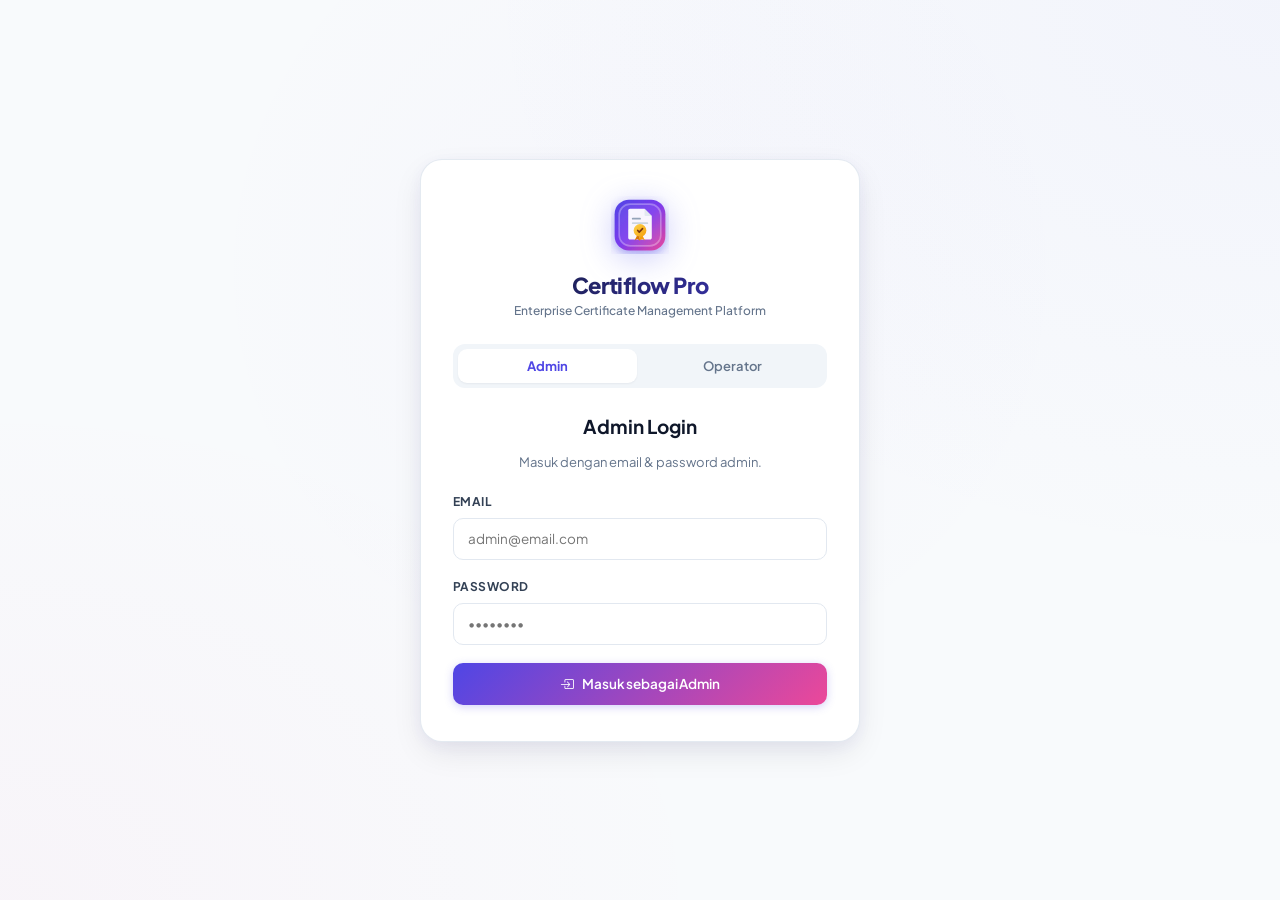
<file: index.html>
<!DOCTYPE html>
<html lang="id" data-theme="light">
<head>
  <meta charset="UTF-8">
  <meta name="viewport" content="width=device-width, initial-scale=1">
  <title>Certiflow — Konsol</title>

  <link rel="icon" type="image/svg+xml" href="favicon.svg">
  <link rel="alternate icon" href="favicon.svg">
  <meta name="theme-color" content="#4F46E5">

  <link href="https://fonts.googleapis.com/css2?family=Plus+Jakarta+Sans:wght@400;500;600;700;800&family=JetBrains+Mono:wght@400;500;600&display=swap" rel="stylesheet">
  <link href="https://cdn.jsdelivr.net/npm/bootstrap-icons@1.11.3/font/bootstrap-icons.min.css" rel="stylesheet">
  <link href="css/style.css" rel="stylesheet">
</head>
<body>

  <!-- Loading Overlay -->
  <div id="loadingOverlay" class="loading-overlay">
    <div class="spinner"></div>
    <p class="text-muted" style="font-size:13px;font-weight:600;">Memuat Certiflow...</p>
  </div>

  <!-- ============================================================
       MODE KONSOL — Admin & Operator (SPA dengan sidebar)
       ============================================================ -->
  <div class="sidebar-overlay" id="sidebarOverlay" onclick="closeSidebar()"></div>

  <div class="app-shell">
    <nav class="sidebar" id="sidebar">
      <div class="sidebar-header">
        <div class="sidebar-brand-wrap">
          <img src="favicon.svg" alt="Certiflow Logo" class="brand-logo-img">
          <div>
            <div class="brand-name">Certi<span class="gradient-text">flow</span></div>
          </div>
        </div>
        <span class="brand-role" id="sidebarRoleTag"></span>
      </div>
      <ul class="sidebar-nav" id="sidebarNav"><!-- diisi JS sesuai peran --></ul>
      <div class="sidebar-footer" id="sidebarFooter" style="display:none;">
        <div class="sidebar-user">
          <div class="avatar" id="userAvatar">A</div>
          <div style="overflow:hidden;">
            <div class="u-name" id="userName">-</div>
            <div class="u-role" id="userRoleLabel">-</div>
          </div>
        </div>
        <a href="javascript:void(0)" class="logout-link" id="changePasswordLink" style="display:none;margin-bottom:6px;" onclick="openChangePasswordModal()">
          <i class="bi bi-key"></i> Ganti Password
        </a>
        <a href="javascript:void(0)" class="logout-link" onclick="handleLogout()">
          <i class="bi bi-box-arrow-left"></i> Keluar
        </a>
      </div>
    </nav>

    <main class="main-content" id="mainContent">
      <div class="topbar-mobile">
        <button class="btn btn-icon btn-secondary" onclick="toggleSidebar()"><i class="bi bi-list" style="font-size:18px;"></i></button>
        <div class="flex-center gap-8">
          <img src="favicon.svg" alt="Certiflow" style="width:24px;height:24px;">
          <strong id="mobileTitle">Certiflow</strong>
        </div>
        <span style="width:38px;"></span>
      </div>
      <div id="app-container"><!-- seluruh halaman disuntikkan di sini via JS --></div>
    </main>
  </div>

  <!-- Modal generik -->
  <div class="modal-backdrop" id="modalBackdrop">
    <div class="modal-box" id="modalBox"></div>
  </div>

  <!-- Toast container -->
  <div class="toast-container" id="toastContainer"></div>

  <script>
    // Pengganti server-side templating GAS (<?!= isPublicMode ?> dkk) yang tidak
    // ada lagi karena backend sekarang murni REST API (bukan HtmlService).
    window.APP_MODE = 'console';
  </script>
  <script src="js/config.js?v=1.2"></script>
  <script src="js/api.js?v=1.2"></script>
  <script src="js/common.js?v=1.2"></script>
  <script src="js/console.js?v=1.2"></script>
</body>
</html>
</file>
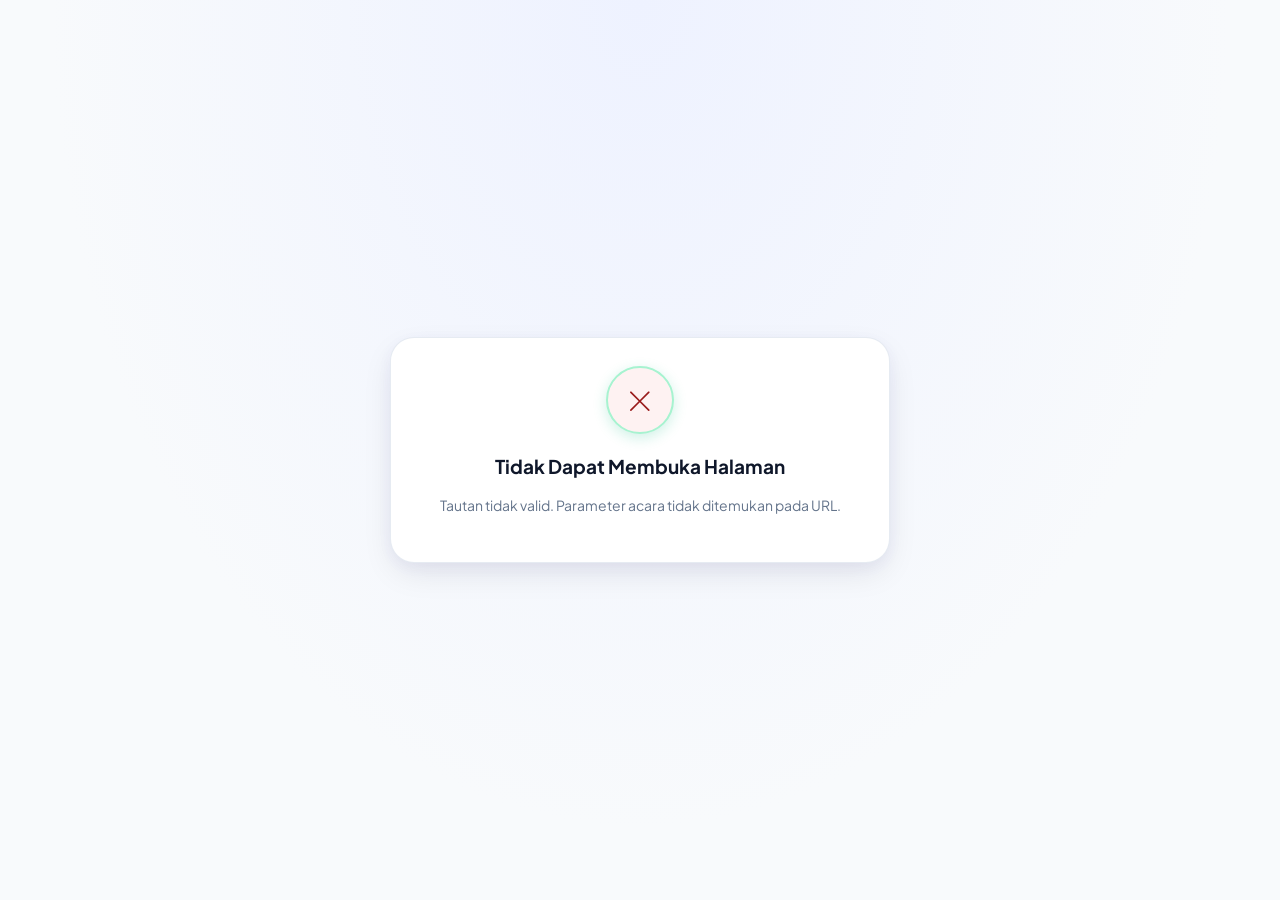
<file: public.html>
<!DOCTYPE html>
<html lang="id">
<head>
  <meta charset="UTF-8">
  <meta name="viewport" content="width=device-width, initial-scale=1">
  <title>Pendaftaran Sertifikat — Certiflow</title>

  <link rel="icon" type="image/svg+xml" href="favicon.svg">
  <link rel="alternate icon" href="favicon.svg">
  <meta name="theme-color" content="#4F46E5">

  <link href="https://fonts.googleapis.com/css2?family=Plus+Jakarta+Sans:wght@400;500;600;700;800&family=JetBrains+Mono:wght@400;500;600&display=swap" rel="stylesheet">
  <link href="https://cdn.jsdelivr.net/npm/bootstrap-icons@1.11.3/font/bootstrap-icons.min.css" rel="stylesheet">
  <link href="css/style.css" rel="stylesheet">
</head>
<body>

  <!-- Loading Overlay -->
  <div id="loadingOverlay" class="loading-overlay">
    <div class="spinner"></div>
    <p class="text-muted" style="font-size:13px;">Memuat halaman pendaftaran...</p>
  </div>

  <!-- ============================================================
       MODE PUBLIK — form pendaftaran peserta (tanpa login, tanpa sidebar)
       Dibuka via ?event=ID, misal: public.html?event=ABC123
       ============================================================ -->
  <div id="publicRoot" class="public-shell"></div>

  <!-- Modal generik (tidak dipakai di mode publik, disiapkan untuk konsistensi) -->
  <div class="modal-backdrop" id="modalBackdrop">
    <div class="modal-box" id="modalBox"></div>
  </div>

  <!-- Toast container -->
  <div class="toast-container" id="toastContainer"></div>

  <script>
    // Pengganti server-side templating GAS (<?!= isPublicMode ?> dkk) yang tidak
    // ada lagi karena backend sekarang murni REST API (bukan HtmlService).
    // ID acara dibaca langsung dari query string halaman statis ini.
    window.APP_MODE = 'public';
    window.PUBLIC_EVENT_ID = new URLSearchParams(location.search).get('event');
  </script>
  <script src="js/config.js?v=1.2"></script>
  <script src="js/api.js?v=1.2"></script>
  <script src="js/common.js?v=1.2"></script>
  <script src="js/public.js?v=1.2"></script>
</body>
</html>
</file>
<file: css/style.css>
/* ============================================================
   CERTIFICATE GENERATOR (Certiflow) — Ultra-Premium SaaS Design System
   Aesthetics: Modern Enterprise SaaS (Glassmorphism, Vibrant Gradients, Micro-Interactions)
   ============================================================ */

:root {
  /* Canvas & Surfaces */
  --canvas-bg: #F8FAFC;
  --surface-card: #FFFFFF;
  --surface-subtle: #F1F5F9;
  --surface-elevated: #FFFFFF;

  /* Typography */
  --text-primary: #0F172A;
  --text-secondary: #334155;
  --text-muted: #64748B;
  --text-dim: #94A3B8;

  /* Borders */
  --border-subtle: #E2E8F0;
  --border-hover: #CBD5E1;
  --border-focus: #4F46E5;

  /* Brand Vibrant Palette */
  --primary: #4F46E5;
  --primary-hover: #4338CA;
  --primary-light: #EEF2FF;
  --gradient-from: #4F46E5;
  --gradient-via: #7C3AED;
  --gradient-to: #EC4899;
  --accent: #EC4899;

  /* Status Colors */
  --status-success-bg: #ECFDF5;
  --status-success-text: #065F46;
  --status-success-border: #A7F3D0;

  --status-warning-bg: #FFFBEB;
  --status-warning-text: #92400E;
  --status-warning-border: #FDE68A;

  --status-danger-bg: #FEF2F2;
  --status-danger-text: #991B1B;
  --status-danger-border: #FECACA;

  --status-info-bg: #EFF6FF;
  --status-info-text: #1E40AF;
  --status-info-border: #BFDBFE;

  /* Geometry */
  --radius-panel: 18px;
  --radius-card: 14px;
  --radius-btn: 10px;
  --radius-input: 10px;
  --radius-pill: 9999px;

  /* Multi-Layer Elevation Shadows */
  --shadow-xs: 0 1px 2px 0 rgba(15, 23, 42, 0.05);
  --shadow-1: 0 1px 3px 0 rgba(15, 23, 42, 0.04), 0 4px 12px 0 rgba(15, 23, 42, 0.03);
  --shadow-2: 0 4px 8px -2px rgba(15, 23, 42, 0.05), 0 12px 28px -4px rgba(79, 70, 229, 0.08);
  --shadow-3: 0 12px 32px -4px rgba(15, 23, 42, 0.1), 0 4px 16px -2px rgba(79, 70, 229, 0.06);
  --shadow-glow: 0 0 24px rgba(79, 70, 229, 0.25);

  --sidebar-width: 268px;
}

* { box-sizing: border-box; }

html, body {
  margin: 0; padding: 0;
  background-color: var(--canvas-bg);
  background-image: 
    radial-gradient(at 100% 0%, rgba(99, 102, 241, 0.04) 0px, transparent 45%),
    radial-gradient(at 0% 100%, rgba(236, 72, 153, 0.03) 0px, transparent 40%),
    radial-gradient(at 50% 30%, rgba(124, 58, 237, 0.02) 0px, transparent 50%);
  background-attachment: fixed;
  color: var(--text-primary);
  font-family: 'Plus Jakarta Sans', -apple-system, BlinkMacSystemFont, 'Segoe UI', sans-serif;
  font-size: 14px;
  line-height: 1.5;
  -webkit-font-smoothing: antialiased;
  -moz-osx-font-smoothing: grayscale;
}

a { color: inherit; text-decoration: none; }
button { font-family: inherit; cursor: pointer; }
.mono { font-family: 'JetBrains Mono', monospace; }

/* ── Typography & Gradient Text ── */
.gradient-text {
  background: linear-gradient(135deg, var(--gradient-from), var(--gradient-via), var(--gradient-to));
  -webkit-background-clip: text;
  -webkit-text-fill-color: transparent;
  display: inline-block;
}

h1.page-title {
  font-size: 25px;
  font-weight: 800;
  margin: 0 0 5px;
  letter-spacing: -0.025em;
  color: var(--text-primary);
}

p.page-subtitle {
  color: var(--text-muted);
  margin: 0 0 24px;
  font-size: 13.5px;
  line-height: 1.5;
}

h2.section-title {
  font-size: 17px;
  font-weight: 700;
  margin: 0 0 14px;
  letter-spacing: -0.015em;
  color: var(--text-primary);
}

.eyebrow {
  font-size: 11px;
  font-weight: 700;
  letter-spacing: 0.06em;
  text-transform: uppercase;
  color: var(--primary);
}

/* ── Loading Overlay ── */
.loading-overlay {
  position: fixed; inset: 0;
  background: rgba(248, 250, 252, 0.95);
  backdrop-filter: blur(8px);
  display: flex; flex-direction: column; align-items: center; justify-content: center;
  z-index: 9999; gap: 14px;
}

.spinner {
  width: 38px; height: 38px; border-radius: 50%;
  border: 3px solid rgba(79, 70, 229, 0.15);
  border-top-color: var(--primary);
  animation: spin 0.75s cubic-bezier(0.5, 0.1, 0.5, 0.9) infinite;
}
.spinner-sm { width: 16px; height: 16px; border-width: 2px; display: inline-block; vertical-align: middle; }
@keyframes spin { to { transform: rotate(360deg); } }

/* ── Layout Shell ── */
.app-shell { display: flex; min-height: 100vh; }

/* ── Sidebar ── */
.sidebar {
  width: var(--sidebar-width); flex-shrink: 0;
  background: rgba(255, 255, 255, 0.92);
  backdrop-filter: blur(16px);
  border-right: 1px solid rgba(226, 232, 240, 0.85);
  display: flex; flex-direction: column; position: fixed; top: 0; left: 0; height: 100vh;
  z-index: 100; transition: transform 0.28s cubic-bezier(0.16, 1, 0.3, 1);
  box-shadow: 2px 0 16px rgba(15, 23, 42, 0.02);
}

.sidebar-header {
  padding: 22px 20px 18px;
  display: flex; align-items: center; justify-content: space-between;
  border-bottom: 1px solid rgba(226, 232, 240, 0.75);
}

.sidebar-brand-wrap {
  display: flex; align-items: center; gap: 11px;
}

.brand-logo-img {
  width: 34px; height: 34px; border-radius: 10px;
  filter: drop-shadow(0 4px 8px rgba(79, 70, 229, 0.25));
  flex-shrink: 0;
}

.sidebar-header .brand-name {
  font-weight: 800; font-size: 17px; letter-spacing: -0.025em;
  color: var(--text-primary);
}

.sidebar-header .brand-role {
  font-size: 10px; font-weight: 700; letter-spacing: 0.05em; text-transform: uppercase;
  color: var(--primary); background: rgba(79, 70, 229, 0.08);
  border: 1px solid rgba(79, 70, 229, 0.16);
  padding: 3px 8px; border-radius: var(--radius-pill);
}

.sidebar-nav {
  list-style: none; margin: 0; padding: 16px 14px; flex: 1; overflow-y: auto;
}
.sidebar-nav li { margin-bottom: 4px; }

.nav-link {
  display: flex; align-items: center; gap: 11px; padding: 10px 14px; border-radius: 12px;
  color: var(--text-muted); font-size: 13.5px; font-weight: 500; cursor: pointer;
  transition: all 0.18s ease; position: relative;
}

.nav-link:hover {
  background: rgba(241, 245, 249, 0.8);
  color: var(--text-primary);
  transform: translateX(2px);
}

.nav-link.active {
  background: linear-gradient(135deg, rgba(79, 70, 229, 0.09) 0%, rgba(124, 58, 237, 0.05) 100%);
  color: var(--primary);
  font-weight: 700;
  box-shadow: inset 3.5px 0 0 var(--primary);
}

.nav-link .icon {
  width: 19px; height: 19px; flex-shrink: 0; display: inline-flex;
  font-size: 16px;
}

/* ── Sidebar Footer (User Card) ── */
.sidebar-footer {
  padding: 16px 16px 18px;
  border-top: 1px solid rgba(226, 232, 240, 0.75);
  background: rgba(248, 250, 252, 0.6);
}

.sidebar-user {
  display: flex; align-items: center; gap: 11px;
  padding: 10px 12px; border-radius: 12px;
  background: #FFFFFF;
  border: 1px solid rgba(226, 232, 240, 0.8);
  box-shadow: var(--shadow-xs);
  margin-bottom: 10px;
}

.avatar {
  width: 34px; height: 34px; border-radius: 10px;
  background: linear-gradient(135deg, var(--gradient-from), var(--gradient-to));
  color: #fff; display: flex; align-items: center; justify-content: center;
  font-weight: 700; font-size: 13px; flex-shrink: 0;
  box-shadow: 0 3px 8px rgba(79, 70, 229, 0.25);
}

.sidebar-user .u-name {
  font-size: 13px; font-weight: 700; color: var(--text-primary);
  overflow: hidden; text-overflow: ellipsis; white-space: nowrap;
}

.sidebar-user .u-role {
  font-size: 11px; color: var(--text-muted); font-weight: 500;
}

.sidebar-footer a.logout-link {
  display: flex; align-items: center; gap: 7px;
  font-size: 12.5px; font-weight: 600; padding: 6px 10px; border-radius: 8px;
  color: var(--text-muted); transition: all 0.15s ease;
}
.sidebar-footer a.logout-link:hover {
  background: #FEF2F2; color: #DC2626;
}
.sidebar-footer a#changePasswordLink:hover {
  background: #EEF2FF; color: var(--primary);
}

/* ── Main Content Area ── */
.main-content {
  margin-left: var(--sidebar-width); flex: 1; min-height: 100vh;
  padding: 32px 38px 48px; max-width: 1320px;
}

.topbar-mobile {
  display: none; align-items: center; justify-content: space-between; padding: 12px 18px;
  background: rgba(255, 255, 255, 0.95); backdrop-filter: blur(12px);
  border-bottom: 1px solid var(--border-subtle); position: sticky; top: 0; z-index: 90;
  box-shadow: var(--shadow-xs);
}

.sidebar-overlay {
  display: none; position: fixed; inset: 0;
  background: rgba(15, 23, 42, 0.45); backdrop-filter: blur(4px); z-index: 99;
}

@media (max-width: 991px) {
  .sidebar { transform: translateX(-100%); }
  .sidebar.show { transform: translateX(0); }
  .sidebar-overlay.show { display: block; }
  .main-content { margin-left: 0; padding: 18px 16px 36px; }
  .topbar-mobile { display: flex; }
}

/* ── Cards & Panels ── */
.card {
  background: var(--surface-card);
  border: 1px solid rgba(226, 232, 240, 0.85);
  border-radius: var(--radius-panel);
  box-shadow: var(--shadow-1);
  padding: 24px 26px;
  transition: box-shadow 0.2s ease, border-color 0.2s ease;
}

.card-hover {
  transition: transform 0.2s cubic-bezier(0.16, 1, 0.3, 1), box-shadow 0.2s ease, border-color 0.2s ease;
}
.card-hover:hover {
  box-shadow: var(--shadow-2);
  border-color: rgba(99, 102, 241, 0.3);
  transform: translateY(-2px);
}

/* ── Stat Cards ── */
.stat-card {
  padding: 22px 24px;
  position: relative;
  overflow: hidden;
  border-radius: var(--radius-card);
  background: linear-gradient(180deg, #FFFFFF 0%, #FAFAFC 100%);
}

.stat-card::before {
  content: ''; position: absolute; top: 0; right: 0; width: 80px; height: 80px;
  background: radial-gradient(circle, rgba(79, 70, 229, 0.06) 0%, transparent 70%);
  pointer-events: none;
}

.stat-card .stat-icon {
  width: 42px; height: 42px; border-radius: 12px;
  display: flex; align-items: center; justify-content: center;
  background: linear-gradient(135deg, var(--gradient-from), var(--gradient-to));
  color: #fff; font-size: 18px; margin-bottom: 14px;
  box-shadow: 0 4px 12px rgba(79, 70, 229, 0.28);
}

.stat-card .stat-value {
  font-size: 28px; font-weight: 800; letter-spacing: -0.03em;
  color: var(--text-primary); line-height: 1.15;
}

.stat-card .stat-label {
  font-size: 12.5px; color: var(--text-muted); font-weight: 600;
  margin-top: 4px;
}

/* ── Grid System ── */
.grid { display: grid; gap: 16px; }
.grid-2 { grid-template-columns: repeat(2, 1fr); }
.grid-3 { grid-template-columns: repeat(3, 1fr); }
.grid-4 { grid-template-columns: repeat(4, 1fr); }
@media (max-width: 991px) { .grid-3, .grid-4 { grid-template-columns: repeat(2, 1fr); } }
@media (max-width: 640px) { .grid-2, .grid-3, .grid-4 { grid-template-columns: 1fr; } }

.flex { display: flex; }
.flex-between { display: flex; align-items: center; justify-content: space-between; }
.flex-center { display: flex; align-items: center; }
.gap-8 { gap: 8px; } .gap-12 { gap: 12px; } .gap-16 { gap: 16px; }
.mt-8{margin-top:8px;} .mt-16{margin-top:16px;} .mt-24{margin-top:24px;} .mb-16{margin-bottom:16px;}

/* ── Buttons ── */
.btn {
  display: inline-flex; align-items: center; justify-content: center; gap: 8px;
  height: 42px; padding: 0 20px; border-radius: var(--radius-btn); font-weight: 600; font-size: 13.5px;
  border: none; transition: all 0.18s cubic-bezier(0.16, 1, 0.3, 1); white-space: nowrap;
  letter-spacing: -0.01em; position: relative;
}
.btn:active:not(:disabled) {
  transform: scale(0.98);
}

.btn-primary {
  background: linear-gradient(135deg, var(--gradient-from), var(--gradient-to));
  color: #fff;
  box-shadow: 0 2px 8px rgba(79, 70, 229, 0.25);
}
.btn-primary:hover:not(:disabled) {
  box-shadow: 0 6px 18px rgba(79, 70, 229, 0.38);
  transform: translateY(-1px);
}
.btn-primary:disabled { opacity: 0.6; cursor: not-allowed; box-shadow: none; }

.btn-secondary {
  background: #FFFFFF;
  border: 1px solid #CBD5E1;
  color: var(--text-primary);
  box-shadow: var(--shadow-xs);
}
.btn-secondary:hover:not(:disabled) {
  background: #F8FAFC;
  border-color: #94A3B8;
  color: var(--primary);
  transform: translateY(-1px);
  box-shadow: var(--shadow-1);
}

.btn-ghost {
  background: transparent; color: var(--primary); padding: 0 10px; height: auto;
  font-size: 13px; font-weight: 600;
}
.btn-ghost:hover { text-decoration: underline; }

.btn-danger {
  background: var(--status-danger-bg);
  color: var(--status-danger-text);
  border: 1px solid var(--status-danger-border);
}
.btn-danger:hover:not(:disabled) {
  background: #FEE2E2;
  border-color: #FCA5A5;
}

.btn-full { width: 100%; }
.btn-sm { height: 34px; padding: 0 13px; font-size: 12.5px; border-radius: 8px; }
.btn-icon { width: 38px; height: 38px; padding: 0; border-radius: var(--radius-btn); }

/* ── Forms & Controls ── */
.form-group { margin-bottom: 18px; }
label.form-label {
  display: block; font-size: 12px; font-weight: 700; color: var(--text-secondary);
  text-transform: uppercase; letter-spacing: 0.04em; margin-bottom: 7px;
}
label.form-label .req { color: #EF4444; }
.form-hint { font-size: 12px; color: var(--text-muted); margin-top: 5px; line-height: 1.45; }

.form-control, select.form-control, textarea.form-control {
  width: 100%; height: 42px; padding: 0 14px; border-radius: var(--radius-input);
  border: 1.5px solid var(--border-subtle); background: #FFFFFF; color: var(--text-primary);
  font-size: 13.5px; font-family: inherit; transition: all 0.18s ease;
}

select.form-control {
  background-image: url("data:image/svg+xml,%3Csvg xmlns='http://www.w3.org/2000/svg' width='16' height='16' viewBox='0 0 24 24' fill='none' stroke='%2364748B' stroke-width='2' stroke-linecap='round' stroke-linejoin='round'%3E%3Cpath d='m6 9 6 6 6-6'/%3E%3C/svg%3E");
  background-repeat: no-repeat;
  background-position: right 14px center;
  padding-right: 38px;
  -webkit-appearance: none;
  appearance: none;
  cursor: pointer;
}

textarea.form-control { height: auto; min-height: 96px; padding: 12px 14px; resize: vertical; }

.form-control:focus, select.form-control:focus, textarea.form-control:focus {
  outline: none;
  border-color: var(--primary);
  box-shadow: 0 0 0 3.5px rgba(79, 70, 229, 0.12);
  background: #FFFFFF;
}
.form-control.invalid { border-color: #EF4444; }
.form-error { color: #DC2626; font-size: 12px; margin-top: 5px; font-weight: 500; }

.input-with-icon { position: relative; }
.input-with-icon .form-control { padding-left: 40px; }
.input-with-icon .icon-prefix {
  position: absolute; left: 14px; top: 50%; transform: translateY(-50%);
  color: var(--text-muted); display: flex; font-size: 15px;
}

/* ── Badges / Status Pills ── */
.badge {
  display: inline-flex; align-items: center; gap: 6px; padding: 4px 11px;
  border-radius: var(--radius-pill); font-size: 11.5px; font-weight: 700;
  letter-spacing: 0.02em; border: 1px solid transparent;
}
.badge-dot {
  width: 6px; height: 6px; border-radius: 50%; background: currentColor;
  box-shadow: 0 0 6px currentColor;
}
.badge-success { background: var(--status-success-bg); color: var(--status-success-text); border-color: var(--status-success-border); }
.badge-warning { background: var(--status-warning-bg); color: var(--status-warning-text); border-color: var(--status-warning-border); }
.badge-danger { background: var(--status-danger-bg); color: var(--status-danger-text); border-color: var(--status-danger-border); }
.badge-info { background: var(--status-info-bg); color: var(--status-info-text); border-color: var(--status-info-border); }
.badge-neutral { background: #F1F5F9; color: #475569; border-color: #E2E8F0; }

/* ── Modern SaaS Data Tables ── */
.table-wrap {
  border: 1px solid rgba(226, 232, 240, 0.85);
  border-radius: var(--radius-card);
  overflow: hidden;
  overflow-x: auto;
  background: #FFFFFF;
  box-shadow: var(--shadow-xs);
}

table.data-table {
  width: 100%; border-collapse: separate; border-spacing: 0; font-size: 13.5px; min-width: 680px;
}
table.data-table thead th {
  background: #F8FAFC; text-align: left; padding: 13px 18px; font-size: 11.5px; font-weight: 700;
  text-transform: uppercase; letter-spacing: 0.04em; color: var(--text-secondary);
  border-bottom: 1px solid var(--border-subtle); white-space: nowrap;
}
table.data-table tbody td {
  padding: 14px 18px; border-bottom: 1px solid var(--border-subtle); vertical-align: middle;
  transition: background 0.12s ease;
}
table.data-table tbody tr:last-child td { border-bottom: none; }
table.data-table tbody tr:hover td { background: rgba(248, 250, 252, 0.9); }
.table-empty {
  padding: 56px 16px; text-align: center; color: var(--text-muted); font-size: 13.5px;
}

/* ── Template Card Selector ── */
.template-card {
  border: 1.5px solid var(--border-subtle); border-radius: var(--radius-card);
  padding: 16px; cursor: pointer; background: #FFFFFF;
  transition: all 0.2s cubic-bezier(0.16, 1, 0.3, 1);
  position: relative;
}
.template-card:hover {
  border-color: var(--primary);
  box-shadow: var(--shadow-2);
  transform: translateY(-2px);
}
.template-card.selected {
  border-color: var(--primary);
  background: linear-gradient(135deg, rgba(79, 70, 229, 0.03) 0%, rgba(124, 58, 237, 0.02) 100%);
  box-shadow: 0 0 0 3px rgba(79, 70, 229, 0.15), var(--shadow-2);
}
.template-card .check-badge {
  position: absolute; top: -9px; right: -9px; width: 26px; height: 26px; border-radius: 50%;
  background: linear-gradient(135deg, var(--gradient-from), var(--gradient-to));
  color: #fff; display: flex; align-items: center; justify-content: center;
  box-shadow: 0 3px 8px rgba(79, 70, 229, 0.4); font-size: 13px; font-weight: 800;
}

/* ── Stepper ── */
.stepper { display: flex; align-items: center; gap: 8px; margin-bottom: 24px; }
.step-item { display: flex; align-items: center; gap: 10px; flex: 1; }
.step-circle {
  width: 32px; height: 32px; border-radius: 50%; display: flex; align-items: center; justify-content: center;
  font-size: 12px; font-weight: 800; flex-shrink: 0;
  border: 2px solid var(--border-subtle); color: var(--text-muted); background: #FFFFFF;
  transition: all 0.2s ease;
}
.step-item.done .step-circle {
  background: linear-gradient(135deg, var(--gradient-from), var(--gradient-to));
  border-color: transparent; color: #fff;
  box-shadow: 0 2px 8px rgba(79, 70, 229, 0.3);
}
.step-item.current .step-circle {
  border-color: var(--primary); color: var(--primary);
  box-shadow: 0 0 0 4px rgba(79, 70, 229, 0.12);
}
.step-label { font-size: 13px; font-weight: 600; color: var(--text-muted); }
.step-item.current .step-label, .step-item.done .step-label { color: var(--text-primary); font-weight: 700; }
.step-line { flex: 1; height: 2px; background: var(--border-subtle); }
.step-item.done + .step-line { background: linear-gradient(90deg, var(--gradient-from), var(--gradient-to)); }

/* ── Callout / Info Alerts (Subtle Frosted Look — Menggantikan Kotak Hitam Keras) ── */
.callout {
  border-radius: var(--radius-card); padding: 15px 18px; font-size: 13.5px;
  display: flex; gap: 12px; align-items: flex-start; line-height: 1.5;
}
.callout i { font-size: 17px; flex-shrink: 0; margin-top: 1px; }

/* Menghilangkan .callout-dark hitam pekat dan menggantinya dengan frosted indigo mewah */
.callout-dark, .callout-primary {
  background: linear-gradient(135deg, rgba(79, 70, 229, 0.07) 0%, rgba(124, 58, 237, 0.04) 100%);
  border: 1px solid rgba(79, 70, 229, 0.22);
  color: #312E81;
}
.callout-dark i, .callout-primary i { color: #4F46E5; }

.callout-info {
  background: var(--status-info-bg);
  border: 1px solid var(--status-info-border);
  color: var(--status-info-text);
}
.callout-warning {
  background: var(--status-warning-bg);
  border: 1px solid var(--status-warning-border);
  color: var(--status-warning-text);
}
.callout-danger {
  background: var(--status-danger-bg);
  border: 1px solid var(--status-danger-border);
  color: var(--status-danger-text);
}

.tag-chip {
  font-family: 'JetBrains Mono', monospace; font-size: 12px;
  background: rgba(79, 70, 229, 0.08); color: var(--primary);
  border: 1px solid rgba(79, 70, 229, 0.16);
  padding: 2px 7px; border-radius: 6px; font-weight: 600;
}

/* ── Modal Dialogs ── */
.modal-backdrop {
  display: none; position: fixed; inset: 0;
  background: rgba(15, 23, 42, 0.5); backdrop-filter: blur(8px);
  z-index: 200; align-items: center; justify-content: center; padding: 20px;
}
.modal-backdrop.show { display: flex; }

.modal-box {
  background: #FFFFFF; border-radius: var(--radius-panel);
  box-shadow: var(--shadow-3); width: 100%; max-width: 480px; padding: 28px;
  max-height: 90vh; overflow-y: auto;
  border: 1px solid rgba(226, 232, 240, 0.9);
  animation: modalPop 0.22s cubic-bezier(0.16, 1, 0.3, 1);
}
.modal-box.modal-lg { max-width: 660px; }
.modal-header { display: flex; align-items: center; justify-content: space-between; margin-bottom: 18px; }
.modal-header h3 { margin: 0; font-size: 18px; font-weight: 700; letter-spacing: -0.02em; }
.modal-close {
  background: rgba(241, 245, 249, 0.8); border: none; font-size: 16px;
  color: var(--text-muted); width: 30px; height: 30px; border-radius: 50%;
  display: flex; align-items: center; justify-content: center; transition: all 0.15s ease;
}
.modal-close:hover { background: #E2E8F0; color: var(--text-primary); }

@keyframes modalPop {
  from { opacity: 0; transform: scale(0.95) translateY(6px); }
  to { opacity: 1; transform: scale(1) translateY(0); }
}

/* ── Toast Notifications ── */
.toast-container {
  position: fixed; bottom: 24px; right: 24px; z-index: 300;
  display: flex; flex-direction: column; gap: 10px;
}
.toast-item {
  background: rgba(255, 255, 255, 0.96); backdrop-filter: blur(12px);
  border-radius: var(--radius-btn); box-shadow: var(--shadow-3);
  padding: 13px 18px; min-width: 280px; max-width: 380px;
  display: flex; align-items: flex-start; gap: 12px;
  border: 1px solid var(--border-subtle);
  border-left: 4px solid var(--primary);
  animation: slideIn 0.22s cubic-bezier(0.16, 1, 0.3, 1);
}
.toast-item.success { border-left-color: #10B981; }
.toast-item.danger { border-left-color: #EF4444; }
.toast-item.warning { border-left-color: #F59E0B; }
.toast-item .toast-title { font-weight: 700; font-size: 13px; margin-bottom: 2px; }
.toast-item .toast-msg { font-size: 12.5px; color: var(--text-muted); line-height: 1.4; }
@keyframes slideIn { from { transform: translateX(24px); opacity:0; } to { transform: translateX(0); opacity:1; } }

/* ── Login Shell ── */
.login-shell {
  min-height: 100vh; display: flex; align-items: center; justify-content: center;
  padding: 24px;
}
.login-card {
  width: 100%; max-width: 440px; background: #FFFFFF;
  border: 1px solid rgba(226, 232, 240, 0.9);
  border-radius: 22px; box-shadow: var(--shadow-3);
  padding: 36px 32px; text-align: center;
  position: relative;
}
.login-tabs {
  display: flex; gap: 6px; background: #F1F5F9; padding: 5px;
  border-radius: 12px; margin-bottom: 24px;
}
.login-tabs button {
  flex: 1; border: none; background: transparent; padding: 9px;
  border-radius: 9px; font-weight: 600; font-size: 13px; color: var(--text-muted);
  transition: all 0.15s ease;
}
.login-tabs button.active {
  background: #FFFFFF; color: var(--primary); box-shadow: var(--shadow-xs); font-weight: 700;
}

/* ── Public Shell (Halaman Peserta) ── */
.public-shell {
  min-height: 100vh; display: flex; align-items: center; justify-content: center;
  padding: 40px 18px;
  background: radial-gradient(ellipse at top, #EEF2FF 0%, var(--canvas-bg) 65%);
}
.public-card {
  width: 100%; max-width: 500px; background: #FFFFFF;
  border-radius: 24px; box-shadow: var(--shadow-3); overflow: hidden;
  border: 1px solid rgba(226, 232, 240, 0.85);
}
.public-hero {
  background: linear-gradient(135deg, var(--gradient-from), var(--gradient-via), var(--gradient-to));
  color: #fff; padding: 32px 30px 24px; text-align: center; position: relative;
}
.public-hero h1 { font-size: 23px; font-weight: 800; margin: 10px 0 6px; letter-spacing: -0.02em; }
.public-body { padding: 28px 32px 32px; }
.success-badge {
  width: 68px; height: 68px; border-radius: 50%;
  background: var(--status-success-bg); border: 2px solid var(--status-success-border);
  display: flex; align-items: center; justify-content: center; margin: 0 auto 18px;
  color: var(--status-success-text); font-size: 28px;
  box-shadow: 0 4px 14px rgba(16, 185, 129, 0.2);
}

/* ── Transisi Halaman Halus & Skeleton ── */
.view-enter {
  animation: viewFadeIn 0.2s cubic-bezier(0.16, 1, 0.3, 1) forwards;
}
@keyframes viewFadeIn {
  from { opacity: 0.3; transform: translateY(5px); }
  to { opacity: 1; transform: translateY(0); }
}

.spin-icon {
  display: inline-block;
  animation: spin 0.8s linear infinite;
}

.divider { height: 1px; background: var(--border-subtle); margin: 18px 0; }
.skeleton {
  background: linear-gradient(90deg, #F1F5F9 25%, #E2E8F0 37%, #F1F5F9 63%);
  background-size: 400% 100%; animation: shimmer 1.4s ease infinite; border-radius: 10px;
}
@keyframes shimmer { 0% { background-position: 100% 50%; } 100% { background-position: 0 50%; } }

.text-muted { color: var(--text-muted); }
.text-center { text-align: center; }
.text-right { text-align: right; white-space: nowrap; }
.text-left { text-align: left; }
.w-100 { width: 100%; }
.hidden { display: none !important; }
</file>
